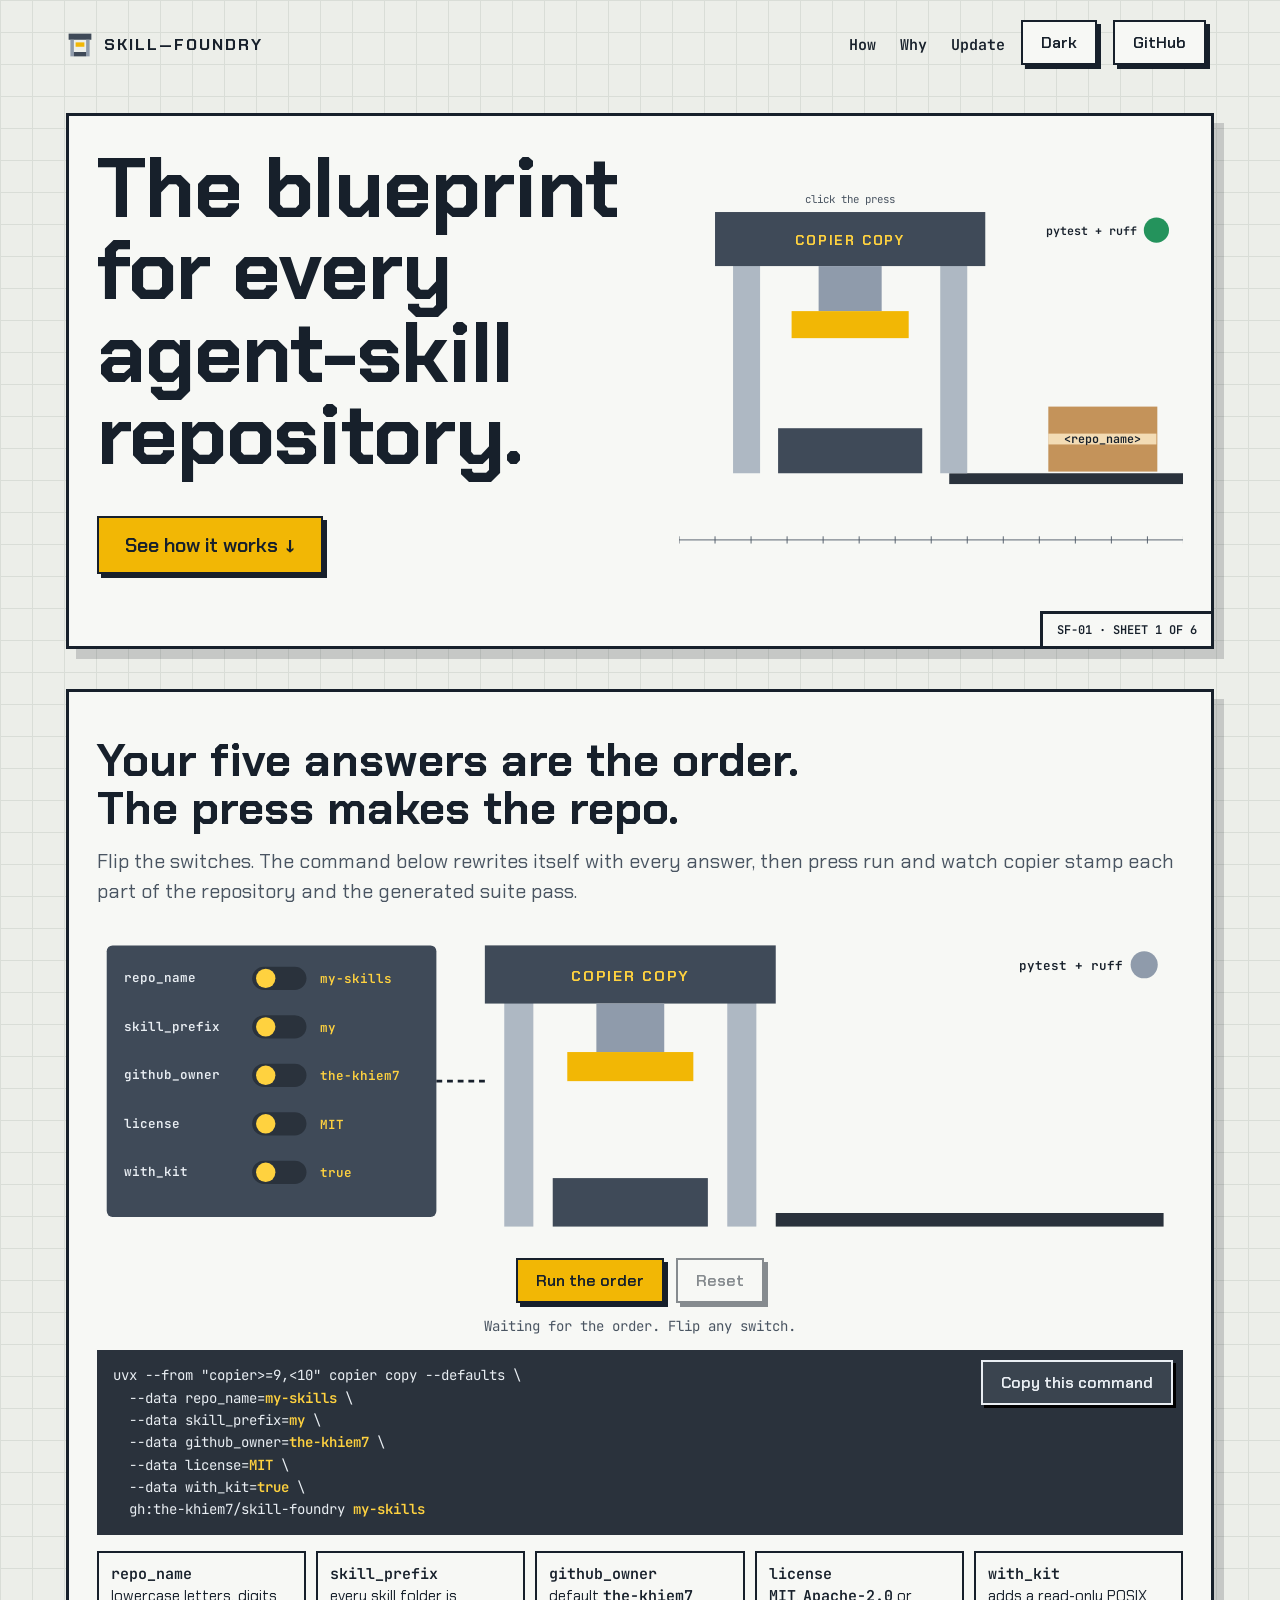
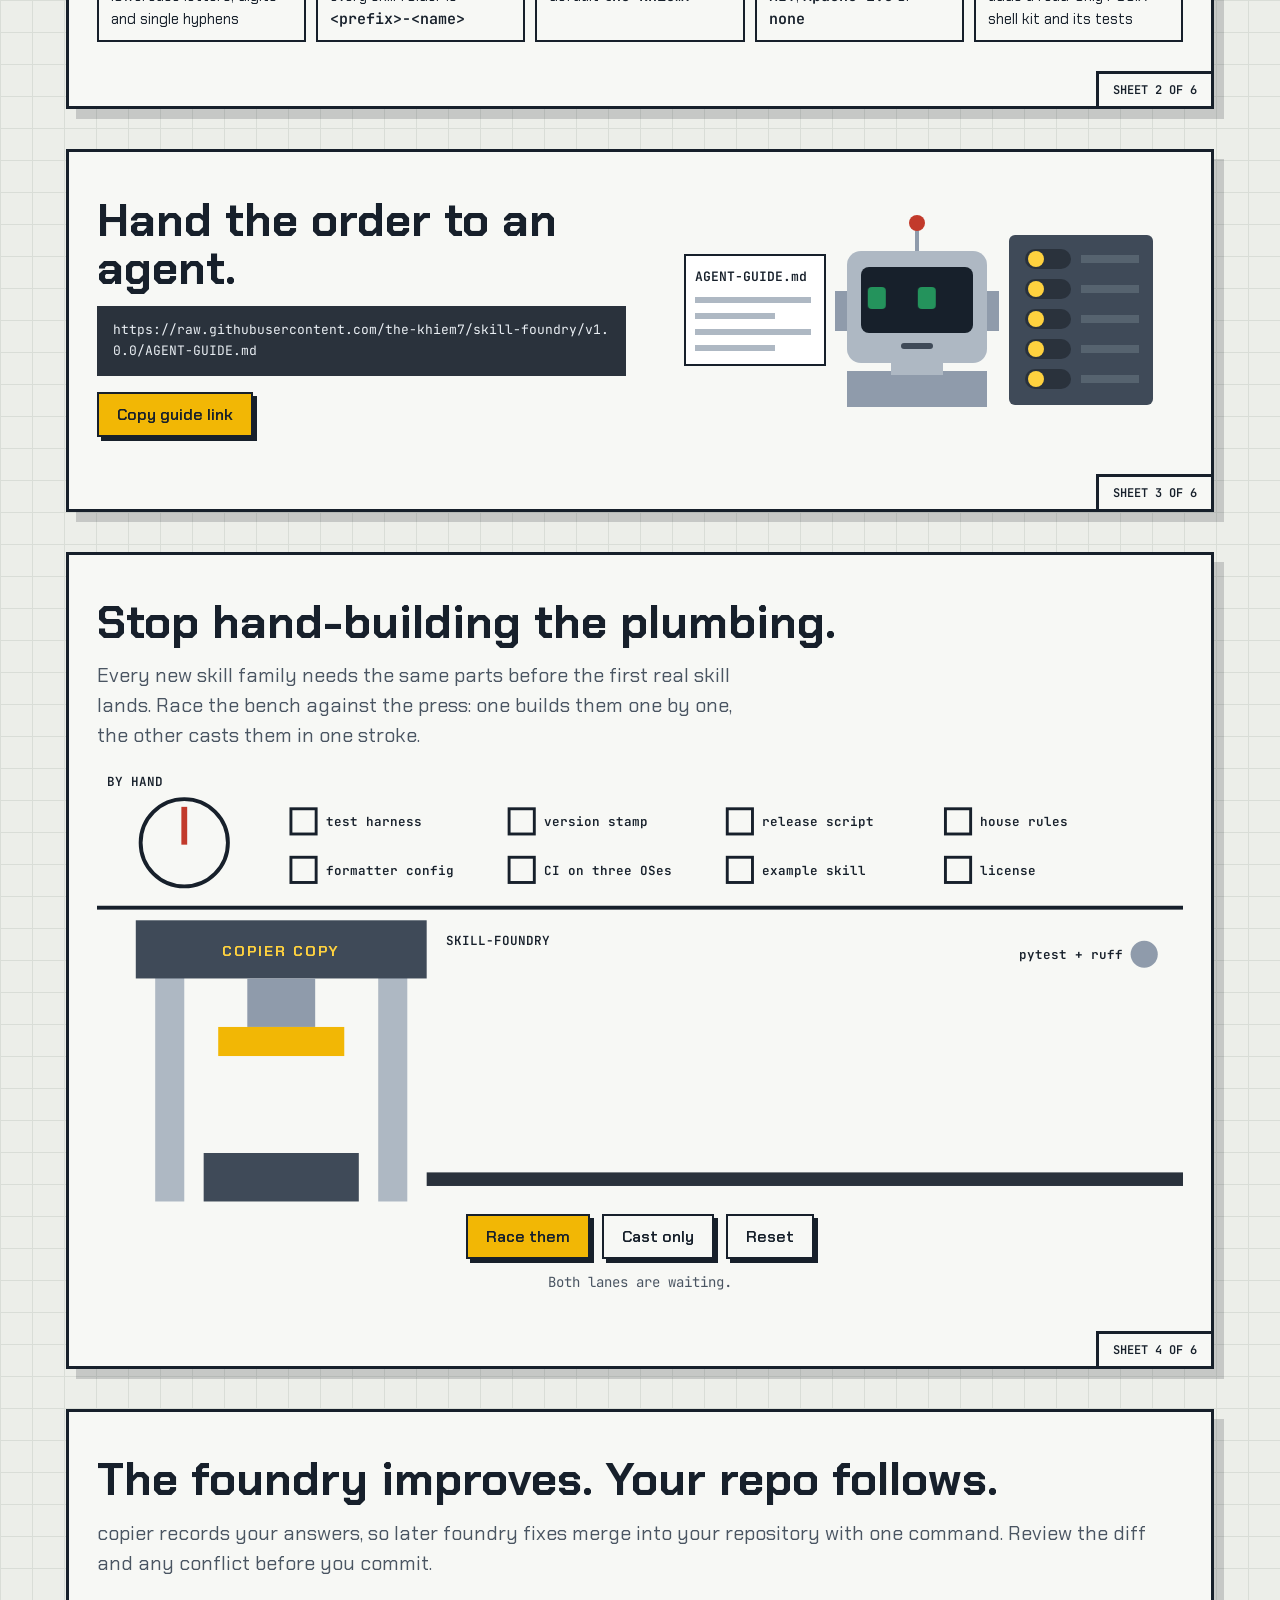
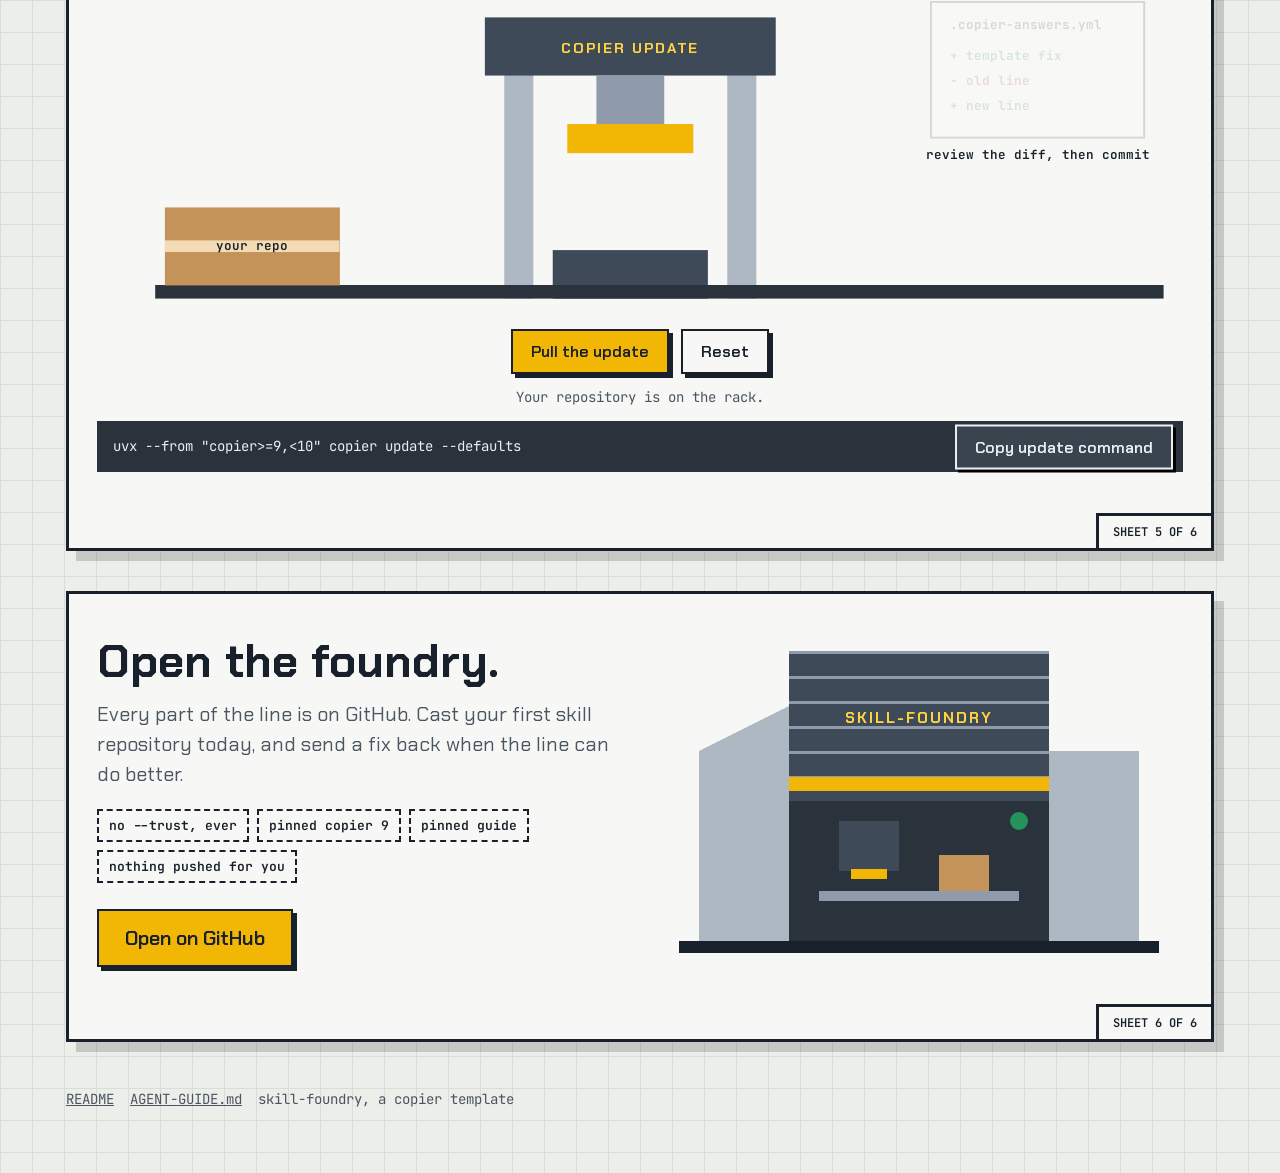
<file: index.html>
<!doctype html>
<html lang="en">
<head>
<meta charset="utf-8">
<meta name="viewport" content="width=device-width,initial-scale=1">
<title>skill-foundry: the blueprint for every agent-skill repository</title>
<meta name="description" content="A copier template for agent-skill repositories. Answer five questions and get tests, release scripts, rules, a formatter and CI already passing.">
<meta property="og:type" content="website">
<meta property="og:title" content="skill-foundry: the blueprint for every agent-skill repository">
<meta property="og:description" content="Answer five questions and get an agent-skill repository with tests, release scripts, rules, a formatter and CI already passing.">
<meta property="og:url" content="https://the-khiem7.github.io/skill-foundry/">
<meta property="og:image" content="https://the-khiem7.github.io/skill-foundry/assets/og.png">
<meta property="og:image:width" content="1200">
<meta property="og:image:height" content="630">
<meta name="twitter:card" content="summary_large_image">
<meta name="twitter:title" content="skill-foundry">
<meta name="twitter:description" content="The blueprint for every agent-skill repository.">
<meta name="twitter:image" content="https://the-khiem7.github.io/skill-foundry/assets/og.png">
<meta name="theme-color" content="#eceee9" media="(prefers-color-scheme: light)">
<meta name="theme-color" content="#11161c" media="(prefers-color-scheme: dark)">
<link rel="icon" href="assets/favicon.svg" type="image/svg+xml">
<script>try{var t=localStorage.getItem("theme");if(t)document.documentElement.dataset.theme=t}catch(e){}document.documentElement.classList.add("js")</script>
<link rel="preconnect" href="https://fonts.googleapis.com">
<link rel="preconnect" href="https://fonts.gstatic.com" crossorigin>
<link rel="preload" as="style" href="https://fonts.googleapis.com/css2?family=Chakra+Petch:wght@500;600;700&family=JetBrains+Mono:wght@400;600&display=swap" onload="this.onload=null;this.rel='stylesheet'">
<noscript><link rel="stylesheet" href="https://fonts.googleapis.com/css2?family=Chakra+Petch:wght@500;600;700&family=JetBrains+Mono:wght@400;600&display=swap"></noscript>
<!--
Signature (same as assets/source/hero.html):
Concept: a factory hall where copier is a production line; answers in, tested repo out. The page is a stack of blueprint sheets.
Shape language: flat steel blocks, press frame, switches, dashed leader lines, sheets with a title block, hard offset shadows.
Typeface: Chakra Petch display, JetBrains Mono for commands and labels, ligatures off.
Palette: steel greys plant, safety yellow input and actions, pass green tests, cardboard product; dark mode is the hall at night.
Presentation: every figure is a machine the visitor drives; every label is a command or file from the repository.
Not: gradients, blue-purple SaaS glow, stock icons, rounded card stacks.
-->
<style>
:root{--paper:#eceee9;--sheet:#f7f8f5;--ink:#17202b;--muted:#4a5562;--grid:#d9ddd7;--steel:#aeb8c3;--steel2:#8f9bab;--press:#3f4a58;--yellow:#f2b705;--green:#1a7448;--lampok:#24935c;--crate:#c4935a;--red:#c23a2b;--belt:#2a323c;--ghost:#ffe9a3;--shadow:rgba(23,32,43,.18)}
@media (prefers-color-scheme:dark){:root:not([data-theme=light]){--paper:#11161c;--sheet:#161d25;--ink:#e9eef3;--muted:#a2adb9;--grid:#1e2630;--steel:#56626f;--steel2:#3a444f;--press:#4d5b6b;--yellow:#ffcf33;--green:#4fd18f;--lampok:#4fd18f;--crate:#a47643;--red:#ff6b5b;--belt:#0a0e12;--ghost:#5a4c1c;--shadow:rgba(0,0,0,.45)}}
:root[data-theme=dark]{--paper:#11161c;--sheet:#161d25;--ink:#e9eef3;--muted:#a2adb9;--grid:#1e2630;--steel:#56626f;--steel2:#3a444f;--press:#4d5b6b;--yellow:#ffcf33;--green:#4fd18f;--lampok:#4fd18f;--crate:#a47643;--red:#ff6b5b;--belt:#0a0e12;--ghost:#5a4c1c;--shadow:rgba(0,0,0,.45)}
*{box-sizing:border-box}
html{scroll-behavior:smooth}@media (prefers-reduced-motion:reduce){html{scroll-behavior:auto}}
body{margin:0;color:var(--ink);font-family:"Chakra Petch",ui-sans-serif,system-ui,sans-serif;font-variant-ligatures:none;background:var(--paper);background-image:linear-gradient(var(--grid) 1px,transparent 1px),linear-gradient(90deg,var(--grid) 1px,transparent 1px);background-size:32px 32px;line-height:1.5}
code,pre,.mono{font-family:"JetBrains Mono",ui-monospace,Consolas,monospace;font-variant-ligatures:none;font-feature-settings:"calt" 0,"liga" 0}
a{color:inherit}
.wrap{max-width:1180px;margin:0 auto;padding:0 16px}
.top{display:flex;justify-content:space-between;align-items:center;gap:12px;padding:16px 0;flex-wrap:wrap}
.logo{font-weight:700;letter-spacing:2px;text-decoration:none;display:flex;align-items:center;gap:10px}
.top nav{display:flex;gap:8px;align-items:center;flex-wrap:wrap}
.top nav a.l{font:600 15px "JetBrains Mono",monospace;text-decoration:none;padding:10px 8px;min-height:44px;display:inline-flex;align-items:center}
.top nav a.l:hover{text-decoration:underline}
.sheet{border:3px solid var(--ink);background:var(--sheet);margin:24px 0 40px;padding:32px 28px 64px;position:relative;box-shadow:10px 10px 0 var(--shadow)}
@media(max-width:600px){.sheet{padding:22px 16px 60px;box-shadow:6px 6px 0 var(--shadow)}}
.kick{font:600 13px "JetBrains Mono",monospace;letter-spacing:3px;color:var(--muted);margin:0}
h1{font-size:clamp(40px,7vw,84px);line-height:.98;margin:.2em 0 .25em;letter-spacing:-1px}
h2{font-size:clamp(28px,4vw,46px);line-height:1.05;margin:.25em 0 .3em}
.lede{font-size:clamp(17px,2vw,20px);color:var(--muted);max-width:640px;margin:0 0 20px}
.tb{position:absolute;right:0;bottom:0;border-left:3px solid var(--ink);border-top:3px solid var(--ink);padding:8px 14px;font:600 12px "JetBrains Mono",monospace;background:var(--sheet)}
.btn{font:600 16px "Chakra Petch",sans-serif;border:2px solid var(--ink);background:var(--sheet);color:var(--ink);padding:10px 18px;min-height:44px;cursor:pointer;transition:transform .12s,box-shadow .12s,background .2s;box-shadow:4px 4px 0 var(--ink);text-decoration:none;display:inline-flex;align-items:center;gap:8px;margin:4px 8px 8px 0}
.btn:hover{transform:translate(-2px,-2px);box-shadow:6px 6px 0 var(--ink)}
.btn:active{transform:translate(3px,3px);box-shadow:1px 1px 0 var(--ink)}
.btn:focus-visible,.sw:focus-visible,.hit:focus-visible,.scr:focus-visible{outline:3px solid var(--yellow);outline-offset:3px}
.btn:disabled{opacity:.5;cursor:default;transform:none;box-shadow:4px 4px 0 var(--ink)}
.btn.go{background:var(--yellow);color:#17202b}
.btn.big{font-size:20px;padding:14px 26px}
.btn.done{background:var(--green);color:var(--sheet)}
.status{font:14px "JetBrains Mono",monospace;color:var(--muted);min-height:1.5em;margin:6px 0}
.scr{overflow-x:auto;margin:8px 0}
svg.fig{width:100%;min-width:760px;height:auto;display:block}
.sw,.hit{cursor:pointer}
.lbl{font:600 13px "JetBrains Mono",monospace;fill:#e9eef3}.val{font:600 13px "JetBrains Mono",monospace;fill:#ffd23f}
.pt{font:600 13px "JetBrains Mono",monospace;fill:#17202b}.tw{font:700 15px "Chakra Petch",sans-serif;fill:#ffd23f;letter-spacing:2px}
.ink{font:600 13px "JetBrains Mono",monospace;fill:var(--ink)}.dim{font:12px "JetBrains Mono",monospace;fill:var(--muted)}
pre.cmd{background:var(--belt);color:#e9eef3;padding:14px 16px;font-size:14px;line-height:1.6;overflow-x:auto;margin:12px 0;white-space:pre}
pre.cmd b{color:#ffd23f;font-weight:600}
.cmdrow{display:flex;align-items:stretch;gap:0;flex-wrap:wrap;margin:8px 0 4px}
.cmdrow pre.cmd{margin:0;flex:1 1 420px;min-width:0}
.hero>div{min-width:0}.hero{display:grid;grid-template-columns:1.05fr .95fr;gap:24px;align-items:center}
@media(max-width:900px){.hero{grid-template-columns:1fr}}
.hero svg{width:100%;height:auto;display:block;max-width:560px;margin:0 auto}
.qs{display:grid;grid-template-columns:repeat(auto-fit,minmax(200px,1fr));gap:10px;margin:16px 0 0;padding:0;list-style:none}
.qs li{border:2px solid var(--ink);padding:10px 12px;font-size:15px}
.qs code{font-weight:600}
.row2>div{min-width:0}.row2{display:grid;grid-template-columns:1fr 1fr;gap:28px;align-items:center}
@media(max-width:900px){.row2{grid-template-columns:1fr}}
.chips{display:flex;flex-wrap:wrap;gap:8px;margin:14px 0 22px;padding:0;list-style:none}
.chips li{font:600 13px "JetBrains Mono",monospace;border:2px dashed var(--ink);padding:6px 10px}
footer{padding:8px 0 48px;font:14px "JetBrains Mono",monospace;color:var(--muted)}
footer a{margin-right:16px}
.js .rv{opacity:0;transform:translateY(24px);transition:opacity .6s,transform .6s}
.js .rv.in{opacity:1;transform:none}
@media (prefers-reduced-motion:reduce){.js .rv{opacity:1;transform:none;transition:none}}
.ctl{text-align:center;margin:8px 0}.ctl .btn{margin:4px 6px 8px}
.term{position:relative;margin:12px 0}.term pre.cmd{margin:0;padding-right:200px}
.term .cp{position:absolute;top:10px;right:10px;margin:0;box-shadow:3px 3px 0 #000;border-color:#e9eef3;background:#3a444f;color:#e9eef3}
.term.mid .cp{top:50%;transform:translateY(-50%)}.term.mid .cp:hover{transform:translate(-2px,calc(-50% - 2px))}.term.mid .cp:active{transform:translate(2px,calc(-50% + 2px))}
.term .cp.done{background:var(--green);color:#0d1a12}
.term.link{max-width:560px}.term.link pre.cmd{padding-right:16px;font-size:13px;white-space:pre-wrap;word-break:break-all}
@media(max-width:700px){.term pre.cmd{padding-right:16px;padding-bottom:64px}.term .cp,.term.mid .cp{top:auto;bottom:10px;transform:none}}
.down{margin-top:18px}.down span{display:inline-block}
@media (prefers-reduced-motion:no-preference){.down span{animation:bob 1.6s ease-in-out infinite}}
@keyframes bob{50%{transform:translateY(5px)}}
.hero h1{margin-top:0}.lede.wide{max-width:none}
@media(max-width:700px){svg.fig{min-width:0}.hint{display:none}}
@media(max-width:600px){.top nav a.l{display:none}.top,.top nav{flex-wrap:nowrap}.top .btn{margin:0 0 4px;padding:8px 12px}.logo{gap:6px;font-size:15px}.ctl .btn{padding:10px 14px;margin:4px 3px 8px}}
.sr{position:absolute;width:1px;height:1px;overflow:hidden;clip:rect(0 0 0 0);white-space:nowrap}
</style>
</head>
<body>
<div class="wrap">
<header class="top">
 <a class="logo" href="#top" id="top"><svg width="28" height="28" viewBox="0 0 32 32" aria-hidden="true"><rect x="3" y="3" width="26" height="7" fill="var(--press)"/><rect x="5" y="10" width="4" height="19" fill="var(--steel2)"/><rect x="23" y="10" width="4" height="19" fill="var(--steel2)"/><rect x="11" y="13" width="10" height="5" fill="var(--yellow)"/><rect x="9" y="24" width="14" height="5" fill="var(--press)"/></svg>SKILL&#8209;FOUNDRY</a>
 <nav aria-label="Sections">
  <a class="l" href="#order">How</a><a class="l" href="#why">Why</a><a class="l" href="#sync">Update</a>
  <button class="btn" id="theme" aria-pressed="false" aria-label="Dark theme">Dark</button>
  <a class="btn" href="https://github.com/the-khiem7/skill-foundry">GitHub</a>
 </nav>
</header>
<main>
<section class="sheet" aria-labelledby="h1">
 <div class="hero">
  <div>
   <h1 id="h1">The blueprint for every agent-skill repository.</h1>
   <a class="btn go big down" href="#order">See how it works <span aria-hidden="true">&#8595;</span></a>
  </div>
  <div>
   <svg viewBox="0 0 560 420" id="hf" role="group" aria-label="A stamping press labelled copier copy stamps out a crate labelled repo_name, then a green pytest and ruff lamp lights. Press the stamp again button to replay."></svg>
  </div>
 </div>
 <div class="tb">SF-01 &middot; SHEET 1 OF 6</div>
</section>

<section class="sheet rv" id="order" aria-labelledby="h2o">
 <h2 id="h2o">Your five answers are the order.<br>The press makes the repo.</h2>
 <p class="lede wide">Flip the switches. The command below rewrites itself with every answer, then press run and watch copier stamp each part of the repository and the generated suite pass.</p>
 <div class="scr" tabindex="0" aria-label="Work order figure, scrolls sideways">
  <svg class="fig" viewBox="0 0 1120 330" id="f1" role="group" aria-label="A control pad with the five copier questions as switches. Run makes a press labelled copier copy stamp each part of the repository onto a belt, then a green pytest and ruff lamp lights."></svg></div>
 <div class="ctl"><button class="btn go" id="r1">Run the order</button><button class="btn" id="x1" disabled>Reset</button>
 <p class="status" id="t1" aria-live="polite">Waiting for the order. Flip any switch.</p></div>
 <div class="term"><pre class="cmd" tabindex="0" id="c1"></pre><button class="btn cp" data-copy="c1">Copy this command</button></div>
 <ul class="qs">
  <li><code>repo_name</code><br>lowercase letters, digits and single hyphens</li>
  <li><code>skill_prefix</code><br>every skill folder is <code>&lt;prefix&gt;-&lt;name&gt;</code></li>
  <li><code>github_owner</code><br>default <code>the-khiem7</code></li>
  <li><code>license</code><br><code>MIT</code>, <code>Apache-2.0</code> or <code>none</code></li>
  <li><code>with_kit</code><br>adds a read-only POSIX shell kit and its tests</li>
 </ul>
 <div class="tb">SHEET 2 OF 6</div>
</section>

<section class="sheet rv" id="agent" aria-labelledby="h2a">
 <div class="row2">
  <div>
   <h2 id="h2a">Hand the order to an agent.</h2>
   <div class="term link"><pre class="cmd" tabindex="0" id="c3">https://raw.githubusercontent.com/the-khiem7/skill-foundry/v1.0.0/AGENT-GUIDE.md</pre></div>
   <button class="btn go" data-copy="c3">Copy guide link</button>
  </div>
  <div>
   <svg viewBox="0 0 480 240" id="f5" role="img" aria-label="A robot head reads a guide card labelled AGENT-GUIDE.md, then looks at a control pad while its five switches flip one by one." style="width:100%;height:auto;max-width:480px;display:block;margin:0 auto"></svg>
  </div>
 </div>
 <div class="tb">SHEET 3 OF 6</div>
</section>
<section class="sheet rv" id="why" aria-labelledby="h2w">
 <h2 id="h2w">Stop hand-building the plumbing.</h2>
 <p class="lede">Every new skill family needs the same parts before the first real skill lands. Race the bench against the press: one builds them one by one, the other casts them in one stroke.</p>
 <div class="scr" tabindex="0" role="img" aria-label="Two lanes. On the bench lane a checklist is ticked one item at a time while a clock turns: test harness, version stamp, release script, house rules, formatter config, CI on Ubuntu macOS and Windows, example skill, license. On the press lane a press labelled copier copy stamps once, every part comes out together and a green pytest and ruff lamp lights.">
  <svg class="fig" viewBox="0 0 1120 445" id="f2" aria-hidden="true"></svg></div>
 <div class="ctl"><button class="btn go" id="r2">Race them</button><button class="btn" id="c2b">Cast only</button><button class="btn" id="x2">Reset</button>
 <p class="status" id="t2" aria-live="polite">Both lanes are waiting.</p></div>
 <div class="tb">SHEET 4 OF 6</div>
</section>


<section class="sheet rv" id="sync" aria-labelledby="h2s">
 <h2 id="h2s">The foundry improves. Your repo follows.</h2>
 <p class="lede wide">copier records your answers, so later foundry fixes merge into your repository with one command. Review the diff and any conflict before you commit.</p>
 <div class="scr" tabindex="0" role="img" aria-label="Your repository crate rolls under a press labelled copier update. A part labelled newer template drops in, the press stamps, and the crate rolls out next to a diff sheet labelled review the diff, then commit.">
  <svg class="fig" viewBox="0 0 1120 330" id="f3" aria-hidden="true"></svg></div>
 <div class="ctl"><button class="btn go" id="r3">Pull the update</button><button class="btn" id="x3">Reset</button>
 <p class="status" id="t3" aria-live="polite">Your repository is on the rack.</p></div>
 <div class="term mid"><pre class="cmd" tabindex="0" id="c4">uvx --from "copier&gt;=9,&lt;10" copier update --defaults</pre><button class="btn cp" data-copy="c4">Copy update command</button></div>
 <div class="tb">SHEET 5 OF 6</div>
</section>

<section class="sheet rv" id="open" aria-labelledby="h2g">
 <div class="row2">
  <div>
   <h2 id="h2g">Open the foundry.</h2>
   <p class="lede">Every part of the line is on GitHub. Cast your first skill repository today, and send a fix back when the line can do better.</p>
   <ul class="chips"><li>no --trust, ever</li><li>pinned copier 9</li><li>pinned guide</li><li>nothing pushed for you</li></ul>
   <a class="btn go big" id="gh" href="https://github.com/the-khiem7/skill-foundry">Open on GitHub</a>
  </div>
  <div role="img" aria-label="A factory hall door marked skill-foundry. It rolls open when you point at the GitHub button, showing the line inside.">
   <svg viewBox="0 0 480 320" id="f4" aria-hidden="true" style="width:100%;height:auto;max-width:480px;display:block;margin:0 auto"></svg>
  </div>
 </div>
 <div class="tb">SHEET 6 OF 6</div>
</section>
</main>
<footer><a href="https://github.com/the-khiem7/skill-foundry#readme">README</a><a href="https://raw.githubusercontent.com/the-khiem7/skill-foundry/v1.0.0/AGENT-GUIDE.md">AGENT-GUIDE.md</a><span>skill-foundry, a copier template</span></footer>
<p class="sr" id="live" aria-live="polite"></p>
</div>
<script>
var NS="http://www.w3.org/2000/svg",NQ=matchMedia("(max-width: 700px)"),N=NQ.matches,reduce=matchMedia("(prefers-reduced-motion: reduce)").matches,K=reduce?.35:1;
function el(t,a,p){var e=document.createElementNS(NS,t);for(var k in a)e.setAttribute(k,a[k]);if(p)p.appendChild(e);return e}
// each figure keeps its own animations and timers so one reset never stops another figure
function Run(){this.A=[];this.T=[]}
Run.prototype.an=function(e,k,o){o.duration=(o.duration||400)*K;if(o.delay)o.delay*=K;var a=e.animate(k,o);this.A.push(a);return a};
Run.prototype.later=function(f,ms){this.T.push(setTimeout(f,ms*K))};
Run.prototype.stop=function(){this.A.forEach(function(a){a.cancel()});this.T.forEach(clearTimeout);this.A=[];this.T=[]};
var Q=[["repo_name",["my-skills","agent-kit"]],["skill_prefix",["my","ak"]],["github_owner",["the-khiem7","your-name"]],["license",["MIT","Apache-2.0","none"]],["with_kit",["true","false"]]];
function pad(p,x,y,run,on){var g=el("g",{},p),s=Q.map(function(){return 0});
 el("rect",{x:x,y:y,width:340,height:280,rx:6,fill:"var(--press)"},g);
 Q.forEach(function(q,i){var yy=y+18+i*50,w=el("g",{class:"sw",tabindex:"0",role:"button"},g);
  el("text",{x:x+18,y:yy+20,class:"lbl"},w).textContent=q[0];
  el("rect",{x:x+150,y:yy+4,width:56,height:24,rx:12,fill:"#2a323c"},w);
  var k=el("circle",{cx:x+164,cy:yy+16,r:10,fill:"#ffd23f"},w),v=el("text",{x:x+220,y:yy+21,class:"val"},w);v.textContent=q[1][0];
  function f(){s[i]=(s[i]+1)%q[1].length;v.textContent=q[1][s[i]];run.an(k,[{transform:"none"},{transform:"translateX(28px)"},{transform:"none"}],{duration:300});on(val())}
  w.addEventListener("click",f);w.addEventListener("keydown",function(e){if(e.key=="Enter"||e.key==" "){e.preventDefault();f()}})});
 function val(){var o={};Q.forEach(function(q,i){o[q[0]]=q[1][s[i]]});return o}
 return {val:val}}
function press(p,x,y,label,run){var g=el("g",{},p);
 el("rect",{x:x+20,y:y+20,width:30,height:270,fill:"var(--steel)"},g);el("rect",{x:x+250,y:y+20,width:30,height:270,fill:"var(--steel)"},g);
 el("rect",{x:x,y:y,width:300,height:60,fill:"var(--press)"},g);el("text",{x:x+150,y:y+37,"text-anchor":"middle",class:"tw"},g).textContent=label;
 var ram=el("g",{},g);el("rect",{x:x+115,y:y+60,width:70,height:50,fill:"var(--steel2)"},ram);el("rect",{x:x+85,y:y+110,width:130,height:30,fill:"var(--yellow)"},ram);
 el("rect",{x:x+70,y:y+240,width:160,height:50,fill:"var(--press)"},g);
 return {g:g,stamp:function(){return run.an(ram,[{transform:"none"},{transform:"translateY(95px)",offset:.4},{transform:"none"}],{duration:600,easing:"ease-in"})}}}
function part(p,label,ghost){var g=el("g",{},p);
 el("rect",{x:-78,y:-14,width:156,height:28,fill:ghost?"var(--ghost)":"#fff",stroke:"#17202b","stroke-width":2,"stroke-dasharray":ghost?"6 4":"none"},g);
 var t=el("text",{"text-anchor":"middle",y:5,class:"pt"},g);t.textContent=label;if(ghost)t.style.fill="var(--ink)";return g}
function parts(v){var f=["tests/","scripts/",".github/workflows/","AGENTS.md",v.skill_prefix+"-example/"];if(v.with_kit=="true")f.push("contract/kit.sh");f.push(v.license=="none"?"README.md":"LICENSE "+v.license,".copier-answers.yml");return f}
function lampAt(p,x,y){var c=el("circle",{cx:x,cy:y,r:14,fill:"var(--steel2)"},p);el("text",{x:x-22,y:y+5,"text-anchor":"end",class:"ink"},p).textContent="pytest + ruff";return c}

// hero: one stamp on load, again on every click of the press
(function(){var svg=document.getElementById("hf"),run=new Run();
 for(var i=0;i<=560;i+=40)el("line",{x1:i,y1:400,x2:i,y2:408,stroke:"var(--muted)","stroke-width":1},svg);
 el("line",{x1:0,y1:404,x2:560,y2:404,stroke:"var(--muted)","stroke-width":1},svg);
 el("rect",{x:300,y:330,width:260,height:12,fill:"var(--belt)"},svg);
 var pr=press(svg,40,40,"COPIER COPY",run),blank=el("rect",{x:150,y:255,width:80,height:20,fill:"var(--steel)"},svg);
 var crate=el("g",{},svg);el("rect",{x:-60,y:-36,width:120,height:72,fill:"var(--crate)"},crate);el("rect",{x:-60,y:-6,width:120,height:12,fill:"#f3dcb5"},crate);
 el("text",{"text-anchor":"middle",y:4,class:"pt"},crate).textContent="<repo_name>";
 var lamp=lampAt(svg,530,60);el("text",{x:190,y:30,"text-anchor":"middle",class:"dim hint"},svg).textContent="click the press";
 var hit=el("rect",{x:40,y:40,width:300,height:290,fill:"transparent",class:"hit",tabindex:"0",role:"button","aria-label":"Stamp again"},svg);
 function end(){run.an(crate,[{transform:"translate(470px,292px)",opacity:1}],{duration:1,fill:"forwards"});blank.setAttribute("opacity",0);lamp.setAttribute("fill","var(--lampok)")}
 function go(){run.stop();blank.setAttribute("opacity",1);lamp.setAttribute("fill","var(--steel2)");run.an(crate,[{opacity:0}],{duration:1,fill:"forwards"});
  run.later(function(){pr.stamp();run.later(function(){blank.setAttribute("opacity",0)},250);
   run.an(crate,[{transform:"translate(190px,292px) scale(.3)",opacity:0},{transform:"translate(190px,292px) scale(1)",opacity:1,offset:.3},{transform:"translate(470px,292px)"}],{duration:1300,delay:250,fill:"forwards",easing:"ease-out"});
   run.later(function(){lamp.setAttribute("fill","var(--lampok)");run.an(lamp,[{r:14},{r:22},{r:14}],{duration:500})},1600)},150)}
 hit.addEventListener("click",go);hit.addEventListener("keydown",function(e){if(e.key=="Enter"||e.key==" "){e.preventDefault();go()}});
 function fit(){svg.setAttribute("viewBox",NQ.matches?"34 36 530 375":"0 0 560 420")}fit();NQ.addEventListener("change",fit);
 if(reduce)end();else go();})();

// work order: switches rewrite the command, run stamps the parts
// wide figures get a vertical layout on a phone and are rebuilt when the width class changes
function fig(id,build){var svg=document.getElementById(id),run=new Run();function b(){run.stop();svg.innerHTML="";N=NQ.matches;build(svg,run)}b();NQ.addEventListener("change",b)}
fig("f1",function(svg,run){var st=document.getElementById("t1"),r=document.getElementById("r1"),x=document.getElementById("x1"),c=document.getElementById("c1");
 function esc(s){return s.replace(/</g,"&lt;")}
 function cmd(v){c.innerHTML='uvx --from "copier&gt;=9,&lt;10" copier copy --defaults \\\n'+Q.map(function(q){return "  --data "+q[0]+"=<b>"+esc(v[q[0]])+"</b> \\"}).join("\n")+"\n  gh:the-khiem7/skill-foundry <b>"+esc(v.repo_name)+"</b>"}
 svg.setAttribute("viewBox",N?"0 0 400 830":"0 0 1120 330");
 var p=pad(svg,N?30:10,N?10:20,run,cmd),px=N?50:400,py=N?310:20,pr=press(svg,px,py,"COPIER COPY",run),out=el("g",{},svg);
 el("path",{d:N?"M200 290 V310":"M350 160 H400",stroke:"var(--ink)","stroke-width":3,"stroke-dasharray":"6 5"},svg);
 el("rect",N?{x:20,y:770,width:360,height:10,fill:"var(--belt)"}:{x:700,y:296,width:400,height:14,fill:"var(--belt)"},svg);var lamp=N?lampAt(svg,370,805):lampAt(svg,1080,40);cmd(p.val());
 r.onclick=function(){r.disabled=true;var v=p.val(),f=parts(v);st.textContent="Running copier copy for "+v.repo_name;
  f.forEach(function(n,i){run.later(function(){pr.stamp();var g=part(out,n,n=="contract/kit.sh");
   var cx=px+150,cy=py+230;run.an(g,N?[{transform:"translate("+cx+"px,"+cy+"px) scale(.2)",opacity:0},{transform:"translate("+cx+"px,"+(cy+12)+"px) scale(1)",opacity:1,offset:.3},{transform:"translate("+(i%2?295:105)+"px,"+(640+Math.floor(i/2)*36)+"px)"}]:[{transform:"translate(550px,250px) scale(.2)",opacity:0},{transform:"translate(550px,262px) scale(1)",opacity:1,offset:.3},{transform:"translate(760px,282px)",offset:.6},{transform:"translate(920px,"+(270-i*30)+"px)"}],{duration:1100,delay:240,fill:"both",easing:"ease-out"});
   st.textContent="Stamped "+n},i*750)});
  run.later(function(){lamp.setAttribute("fill","var(--lampok)");run.an(lamp,[{r:14},{r:22},{r:14}],{duration:500});st.textContent="Done: every part stamped, and the generated suite passes.";x.disabled=false;x.focus()},f.length*750+1300)};
 x.onclick=function(){run.stop();out.innerHTML="";lamp.setAttribute("fill","var(--steel2)");var fo=document.activeElement==x;r.disabled=false;x.disabled=true;st.textContent="Waiting for the order. Flip any switch.";if(fo)r.focus()};x.onclick();});

// why: the bench against the press
fig("f2",function(svg,run){var st=document.getElementById("t2"),ox=N?60:90,oy=N?70:75;svg.setAttribute("viewBox",N?"0 0 400 870":"0 0 1120 445");
 var L=["test harness","version stamp","release script","house rules","formatter config","CI on three OSes","example skill","license"];
 el("text",N?{x:120,y:76,class:"ink"}:{x:10,y:16,class:"ink"},svg).textContent="BY HAND";el("text",N?{x:20,y:330,class:"ink"}:{x:360,y:180,class:"ink"},svg).textContent="SKILL-FOUNDRY";
 el("rect",{x:0,y:N?300:140,width:1120,height:4,fill:"var(--ink)"},svg);
 el("circle",{cx:ox,cy:oy,r:N?40:45,fill:"none",stroke:"var(--ink)","stroke-width":4},svg);var hand=el("rect",{x:ox-3,y:oy-(N?34:37),width:6,height:N?36:39,fill:"var(--red)"},svg);
 var ticks=L.map(function(t,i){var x=N?20+(i%2)*190:200+(i%4)*225,y=N?130+Math.floor(i/2)*42:40+Math.floor(i/4)*50,g=el("g",{},svg);
  el("rect",{x:x,y:y,width:26,height:26,fill:"none",stroke:"var(--ink)","stroke-width":3},g);
  var c=el("path",{d:"M"+(x+5)+" "+(y+13)+" l7 7 l12 -16",stroke:"var(--lampok)","stroke-width":4,fill:"none",opacity:0},g);
  el("text",{x:x+36,y:y+18,class:"ink"},g).textContent=t;return c});
 var pr=press(svg,N?50:40,N?340:155,"COPIER COPY",run),out=el("g",{},svg);el("rect",N?{x:20,y:810,width:360,height:10,fill:"var(--belt)"}:{x:340,y:415,width:780,height:14,fill:"var(--belt)"},svg);var lamp=N?lampAt(svg,370,845):lampAt(svg,1080,190);
 var o=ox+"px "+oy+"px";function bench(){run.an(hand,[{transform:"rotate(0deg)",transformOrigin:o},{transform:"rotate(1440deg)",transformOrigin:o}],{duration:L.length*900,fill:"forwards"});
  ticks.forEach(function(c,i){run.later(function(){c.setAttribute("opacity",1);st.textContent="By hand: "+L[i]},(i+1)*900)});
  run.later(function(){st.textContent="The bench is done. The press finished long ago."},(L.length+1)*900)}
 function cast(){pr.stamp();var f=parts({skill_prefix:"prefix",with_kit:"true",license:"MIT"});
  f.forEach(function(n,i){var g=part(out,n,n=="contract/kit.sh");var sx=N?200:190,sy=N?570:355,end=N?"translate("+(i%2?295:105)+"px,"+(680+Math.floor(i/2)*36)+"px)":"translate("+(440+(i%4)*170)+"px,"+(285+Math.floor(i/4)*60)+"px)";run.an(g,[{transform:"translate("+sx+"px,"+sy+"px) scale(.2)",opacity:0},{transform:"translate("+sx+"px,"+(sy+10)+"px) scale(1)",opacity:1,offset:.25},{transform:end}],{duration:900,delay:240+i*40,fill:"both",easing:"cubic-bezier(.2,1.4,.4,1)"})});
  run.later(function(){lamp.setAttribute("fill","var(--lampok)");run.an(lamp,[{r:14},{r:22},{r:14}],{duration:500});st.textContent="Cast: every part in one stroke, suite green."},1500)}
 function reset(){run.stop();out.innerHTML="";ticks.forEach(function(c){c.setAttribute("opacity",0)});lamp.setAttribute("fill","var(--steel2)");st.textContent="Both lanes are waiting."}
 document.getElementById("r2").onclick=function(){reset();bench();cast()};
 document.getElementById("c2b").onclick=function(){reset();cast()};
 document.getElementById("x2").onclick=reset;reset()});

// stay in sync: the crate goes back under copier update
fig("f3",function(svg,run){var st=document.getElementById("t3"),pr=press(svg,N?50:400,20,"COPIER UPDATE",run),C=N?200:550;svg.setAttribute("viewBox",N?"0 0 400 610":"0 0 1120 330");
 el("rect",N?{x:0,y:296,width:400,height:14,fill:"var(--belt)"}:{x:60,y:296,width:1040,height:14,fill:"var(--belt)"},svg);
 if(N)el("path",{d:"M200 310 V520",stroke:"var(--ink)","stroke-width":3,"stroke-dasharray":"6 5"},svg);
 var crate=el("g",{},svg);el("rect",{x:-90,y:-40,width:180,height:80,fill:"var(--crate)"},crate);el("rect",{x:-90,y:-6,width:180,height:12,fill:"#f3dcb5"},crate);
 el("text",{"text-anchor":"middle",y:4,class:"pt"},crate).textContent="your repo";
 var neu=part(svg,"newer template",true),diff=el("g",{},svg);
 var dx=N?90:860,dy=N?340:4,home=N?"translate(200px,560px)":"translate(160px,256px)",under="translate("+C+"px,256px)",done=N?home:"translate(970px,256px)";
 el("rect",{x:dx,y:dy,width:220,height:140,fill:"#fff",stroke:"#17202b","stroke-width":2},diff);
 el("text",{x:dx+20,y:dy+28,class:"pt"},diff).textContent=".copier-answers.yml";
 [["+ template fix","#1a7448"],["- old line","#a02a1e"],["+ new line","#1a7448"]].forEach(function(s,i){var t=el("text",{x:dx+20,y:dy+60+i*26,class:"pt"},diff);t.textContent=s[0];t.style.fill=s[1]});
 el("text",{x:dx+110,y:dy+162,"text-anchor":"middle",class:"ink"},svg).textContent="review the diff, then commit";
 function place(){run.an(crate,[{transform:home}],{duration:1,fill:"forwards"});run.an(neu,[{transform:"translate("+C+"px,90px)",opacity:0}],{duration:1,fill:"forwards"});run.an(diff,[{opacity:.15}],{duration:1,fill:"forwards"})}
 place();
 document.getElementById("r3").onclick=function(){run.stop();place();st.textContent="Your repository rolls under the press";
  run.an(crate,[{transform:home},{transform:under}],{duration:800,fill:"forwards",easing:"ease-in-out"});
  run.later(function(){run.an(neu,[{transform:"translate("+C+"px,90px)",opacity:1},{transform:"translate("+C+"px,200px)",opacity:1,offset:.7},{transform:"translate("+C+"px,210px) scale(0)",opacity:0}],{duration:700,fill:"forwards"});pr.stamp();st.textContent="copier update merges the newer template"},900);
  run.later(function(){run.an(crate,[{transform:under},{transform:done}],{duration:700,fill:"forwards"});run.an(diff,[{opacity:.15,transform:"translateY(20px)"},{opacity:1,transform:"none"}],{duration:400,fill:"forwards"});st.textContent="Review the diff and any conflict, then commit"},1800)};
 document.getElementById("x3").onclick=function(){run.stop();place();st.textContent="Your repository is on the rack."};document.getElementById("x3").onclick()});

// open the foundry: the hall door rolls up when the visitor points at the button
(function(){var svg=document.getElementById("f4"),run=new Run();
 el("path",{d:"M20 300 V110 L120 60 L120 110 L220 60 L220 110 L320 60 L320 110 L460 110 V300 Z",fill:"var(--steel)"},svg);
 el("rect",{x:0,y:300,width:480,height:12,fill:"var(--ink)"},svg);
 var inside=el("g",{},svg);el("rect",{x:110,y:150,width:260,height:150,fill:"var(--belt)"},inside);
 el("rect",{x:140,y:250,width:200,height:10,fill:"var(--steel2)"},inside);
 el("rect",{x:160,y:180,width:60,height:50,fill:"var(--press)"},inside);el("rect",{x:172,y:228,width:36,height:10,fill:"var(--yellow)"},inside);
 el("rect",{x:260,y:214,width:50,height:36,fill:"var(--crate)"},inside);el("circle",{cx:340,cy:180,r:9,fill:"var(--lampok)"},inside);
 var door=el("g",{},svg);el("rect",{x:110,y:150,width:260,height:150,fill:"var(--press)"},door);
 for(var i=0;i<6;i++)el("rect",{x:110,y:150+i*25,width:260,height:3,fill:"var(--steel2)"},door);
 el("rect",{x:110,y:136,width:260,height:14,fill:"var(--yellow)"},svg);
 el("text",{x:240,y:222,"text-anchor":"middle",class:"tw"},door).textContent="SKILL-FOUNDRY";
 var clip=el("clipPath",{id:"dc"},svg);el("rect",{x:110,y:150,width:260,height:150},clip);door.setAttribute("clip-path","url(#dc)");
 var open=false,gh=document.getElementById("gh");
 function set(o){if(o==open)return;open=o;run.stop();run.an(door,[{transform:o?"translateY(0)":"translateY(-140px)"},{transform:o?"translateY(-140px)":"translateY(0)"}],{duration:700,fill:"forwards",easing:"ease-in-out"})}
 ["mouseenter","focus"].forEach(function(e){gh.addEventListener(e,function(){set(true)})});
 ["mouseleave","blur"].forEach(function(e){gh.addEventListener(e,function(){set(false)})});
 if("IntersectionObserver" in window&&!reduce){new IntersectionObserver(function(es,o){es.forEach(function(x){if(x.isIntersecting){set(true);setTimeout(function(){set(false)},1600);o.disconnect()}})},{threshold:.6}).observe(svg)}})();


// agent: a robot head reads the guide card, then looks at the pad while each switch flips
(function(){var svg=document.getElementById("f5"),run=new Run();
 var card=el("g",{},svg);el("rect",{x:6,y:60,width:140,height:110,fill:"#fff",stroke:"#17202b","stroke-width":2},card);
 el("text",{x:16,y:86,class:"pt"},card).textContent="AGENT-GUIDE.md";
 for(var i=0;i<4;i++)el("rect",{x:16,y:102+i*16,width:i%2?80:116,height:6,fill:"#aeb8c3"},card);
 el("rect",{x:330,y:40,width:144,height:170,rx:6,fill:"var(--press)"},svg);
 var sw=[];for(var j=0;j<5;j++){el("rect",{x:346,y:54+j*30,width:46,height:20,rx:10,fill:"#2a323c"},svg);sw.push(el("circle",{cx:357,cy:64+j*30,r:8,fill:"#ffd23f"},svg));el("rect",{x:402,y:60+j*30,width:58,height:8,fill:"#56636f"},svg)}
 el("rect",{x:236,y:30,width:4,height:26,fill:"var(--steel2)"},svg);var ant=el("circle",{cx:238,cy:28,r:8,fill:"var(--red)"},svg);
 el("rect",{x:168,y:176,width:140,height:36,fill:"var(--steel2)"},svg);el("rect",{x:212,y:166,width:52,height:14,fill:"var(--steel)"},svg);
 el("rect",{x:156,y:96,width:14,height:40,fill:"var(--steel2)"},svg);el("rect",{x:306,y:96,width:14,height:40,fill:"var(--steel2)"},svg);
 el("rect",{x:168,y:56,width:140,height:112,rx:14,fill:"var(--steel)"},svg);
 el("rect",{x:182,y:72,width:112,height:66,rx:8,fill:"#17202b"},svg);
 var eyes=el("g",{},svg);el("rect",{x:204,y:92,width:18,height:22,rx:4,fill:"var(--lampok)"},eyes);el("rect",{x:254,y:92,width:18,height:22,rx:4,fill:"var(--lampok)"},eyes);
 eyes.style.transformBox="fill-box";eyes.style.transformOrigin="center";var mouth=el("rect",{x:222,y:148,width:32,height:6,rx:3,fill:"var(--press)"},svg);
 function look(dx,ms,d){run.an(eyes,[{transform:"translateX("+dx+"px)"}],{duration:ms,delay:d,fill:"forwards",easing:"ease-in-out"})}
 function go(){run.stop();sw.forEach(function(s){run.an(s,[{transform:"none"}],{duration:1,fill:"forwards"})});
  look(-16,300,0);run.an(eyes,[{transform:"translateX(-16px) scaleY(1)"},{transform:"translateX(-16px) scaleY(.2)",offset:.5},{transform:"translateX(-16px) scaleY(1)"}],{duration:300,delay:700});
  run.later(function(){look(16,300,0)},1200);
  sw.forEach(function(s,k){run.later(function(){run.an(s,[{transform:"none"},{transform:"translateX(24px)"}],{duration:200,fill:"forwards"});run.an(ant,[{opacity:1},{opacity:.2},{opacity:1}],{duration:300})},1600+k*380)});
  run.later(function(){look(0,300,0);run.an(mouth,[{transform:"scaleX(1)",transformOrigin:"238px 151px"},{transform:"scaleX(1.6)",transformOrigin:"238px 151px"}],{duration:300,fill:"forwards"})},1600+5*380)}
 svg.style.cursor="pointer";svg.addEventListener("click",go);
 if(reduce){sw.forEach(function(s){s.setAttribute("cx",381)})}
 else if("IntersectionObserver" in window)new IntersectionObserver(function(es,o){if(es[0].isIntersecting){go();o.disconnect()}},{threshold:.6}).observe(svg);})();

// scroll reveal, added only after the script runs so content stays visible without JS
(function(){var rv=document.querySelectorAll(".rv");if(reduce||!("IntersectionObserver" in window)){rv.forEach(function(e){e.classList.add("in")});return}
 var io=new IntersectionObserver(function(es){es.forEach(function(x){if(x.isIntersecting){x.target.classList.add("in");io.unobserve(x.target)}})},{threshold:.08});rv.forEach(function(e){io.observe(e)})})();

// copy buttons
document.querySelectorAll("[data-copy]").forEach(function(b){var o=b.textContent;b.addEventListener("click",function(){var src=document.getElementById(b.dataset.copy),t=src.textContent;
 function ok(){b.textContent="Copied";b.classList.add("done");document.getElementById("live").textContent="Copied to the clipboard";setTimeout(function(){b.textContent=o;b.classList.remove("done")},1500)}
 function sel(){var r=document.createRange();r.selectNodeContents(src);var s=getSelection();s.removeAllRanges();s.addRange(r);document.getElementById("live").textContent="Selected, press Ctrl+C to copy"}
 if(navigator.clipboard)navigator.clipboard.writeText(t).then(ok,sel);else sel()})});

// theme toggle starts from the system setting and remembers an explicit choice
(function(){var b=document.getElementById("theme"),d=document.documentElement;
 function cur(){return d.dataset.theme||(matchMedia("(prefers-color-scheme: dark)").matches?"dark":"light")}
 function paint(){var dk=cur()=="dark";b.setAttribute("aria-pressed",dk);b.textContent=dk?"Light":"Dark";b.setAttribute("aria-label",dk?"Light theme":"Dark theme")}
 b.onclick=function(){d.dataset.theme=cur()=="dark"?"light":"dark";try{localStorage.setItem("theme",d.dataset.theme)}catch(e){}paint()};paint()})();
</script>
</body>
</html>
</file>
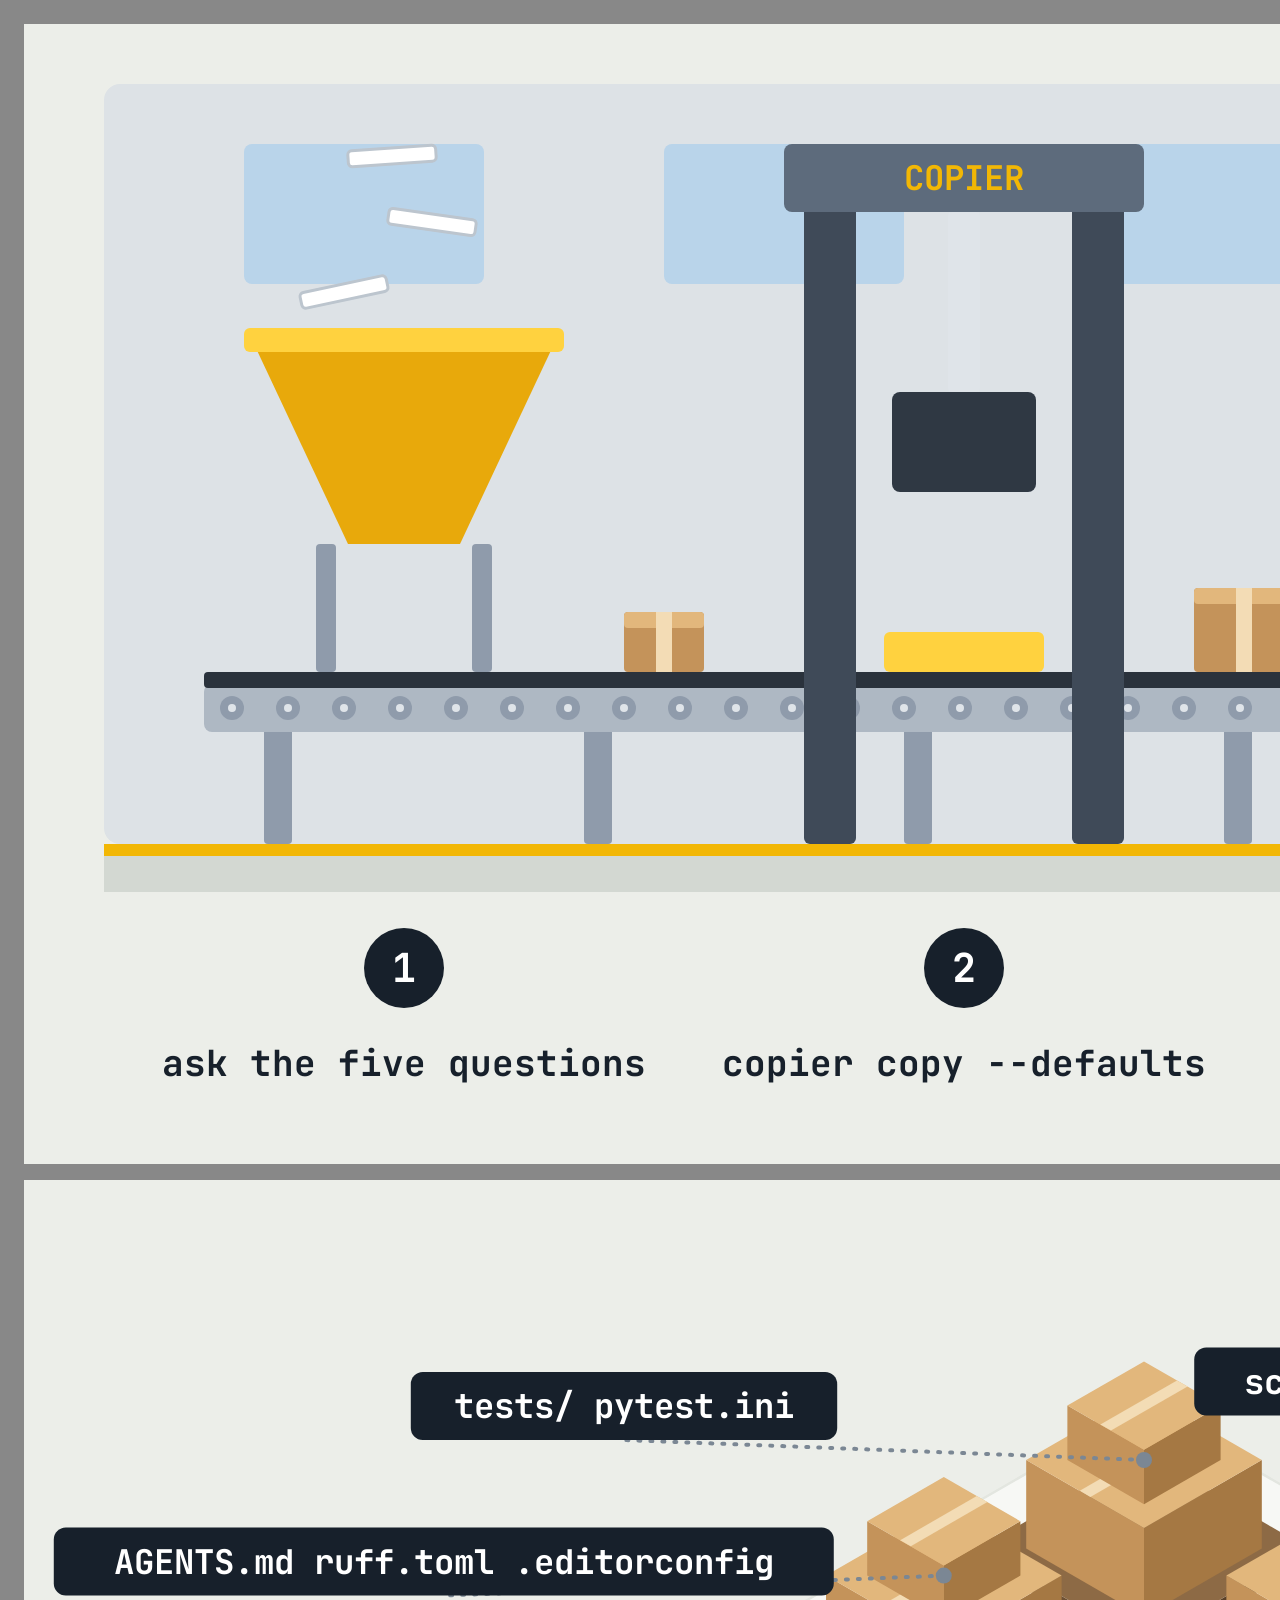
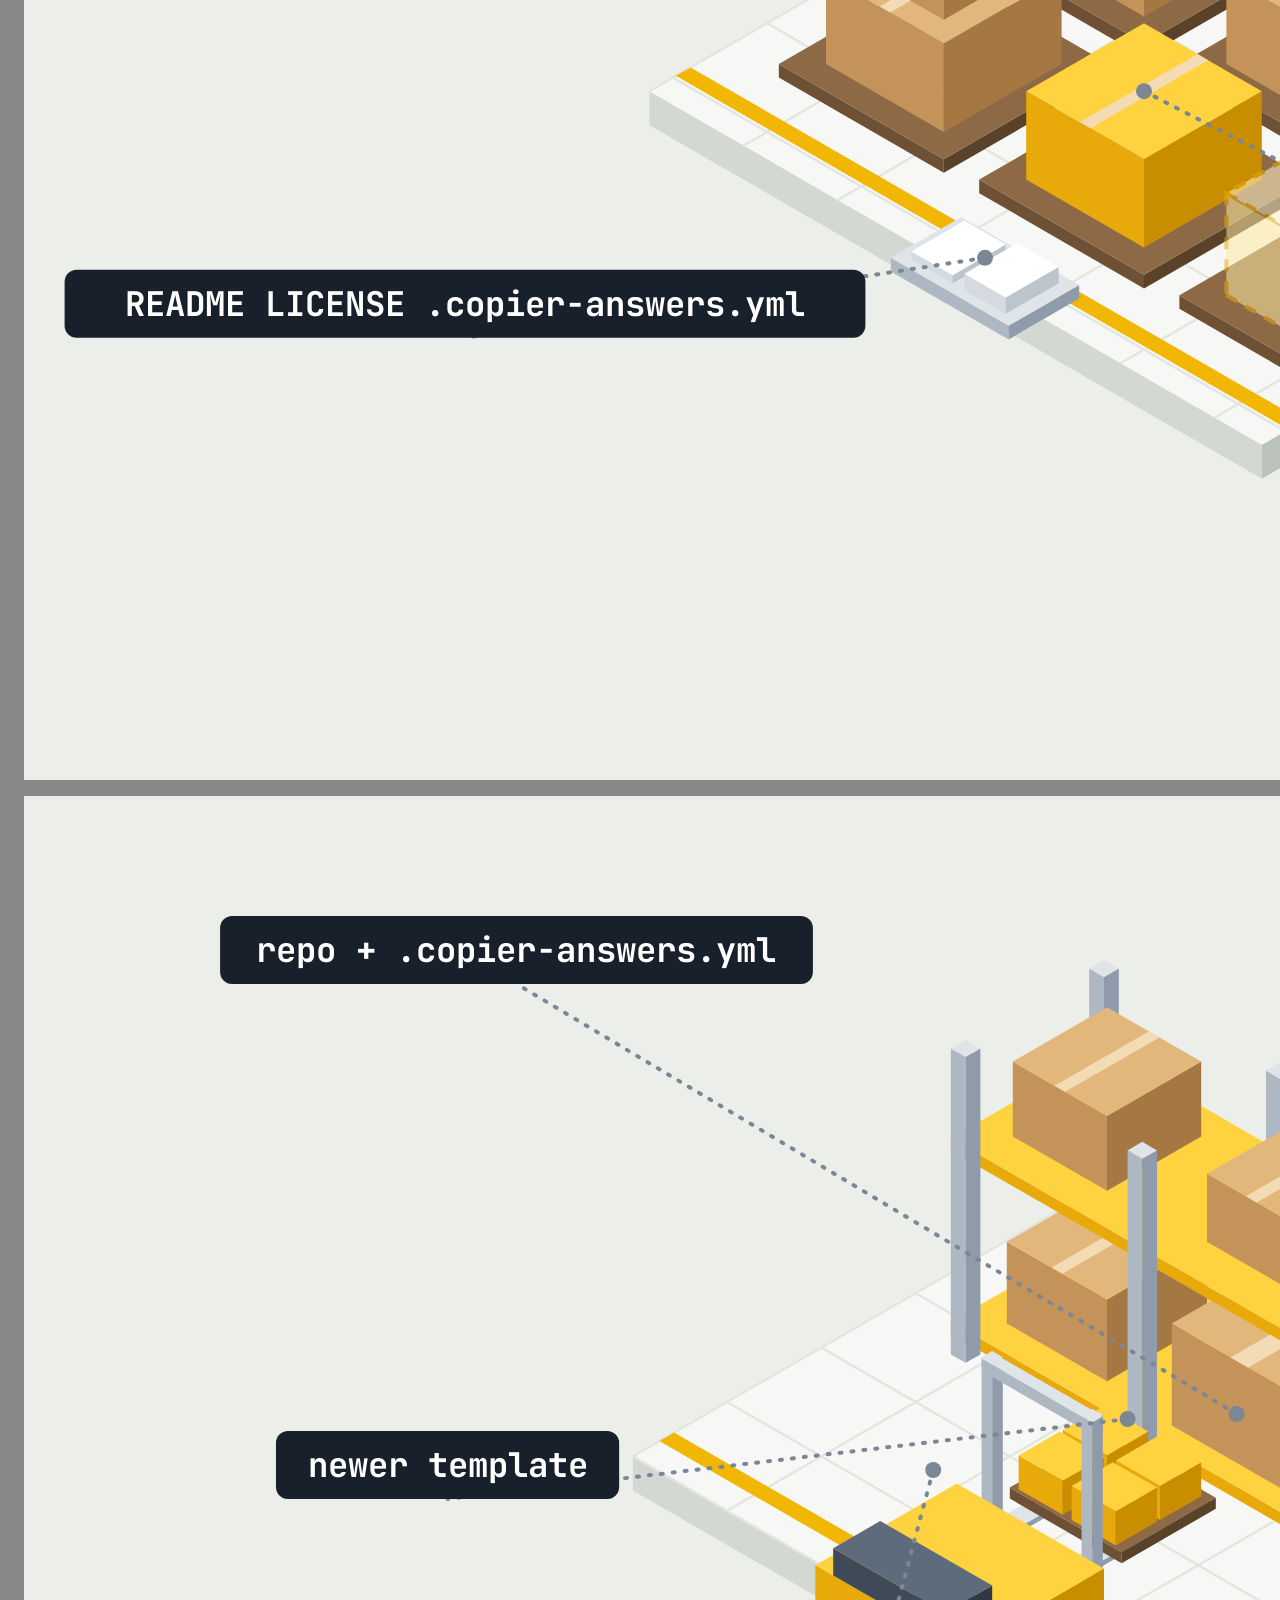
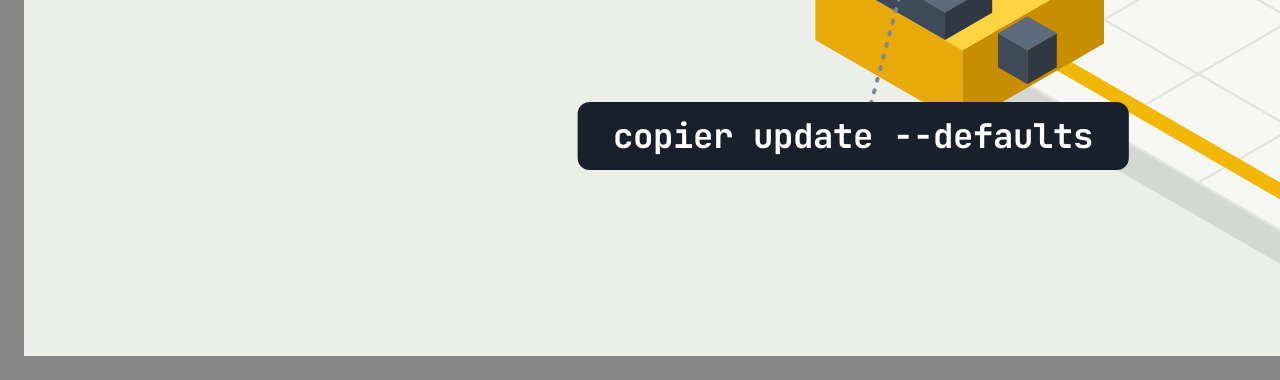
<file: assets/source/figures.html>
<!doctype html>
<html lang="en">
<head>
<meta charset="utf-8">
<title>figures</title>
<!-- Source of ../workflow.webp, ../contents.webp, ../update.webp and their -dark pairs. Render from the repository root with:
     uvx --from playwright --with pillow python -I <frontdoor-illustrate>/scripts/render.py assets/source/figures.html --root assets --out assets
     Signature note: same six lines as hero.html - isometric factory floor, Chakra Petch and JetBrains Mono, steel with safety yellow, pass green and cardboard, one scene per figure, no gradients or stock icons. -->
<link rel="stylesheet" href="https://fonts.googleapis.com/css2?family=Chakra+Petch:wght@500;700&family=JetBrains+Mono:wght@500;700&display=block">
<script src="shared.js"></script>
<script src="iso.js"></script>
<script src="figures.js"></script>
<link rel="stylesheet" href="shared.css">
</head>
<body>
<div class="sheet">
<div class="item" id="workflow" style="height:570px"><svg viewBox="0 0 1200 570" width="1200" height="570"></svg></div>
<div class="item" id="contents" style="height:600px"><svg viewBox="0 0 1200 600" width="1200" height="600"></svg></div>
<div class="item" id="update" style="height:580px"><svg viewBox="0 0 1200 580" width="1200" height="580"></svg></div>
</div>
<script>
drawWorkflow(document.querySelector("#workflow svg"));
drawContents(document.querySelector("#contents svg"));
drawUpdate(document.querySelector("#update svg"));
</script>
</body>
</html>
</file>
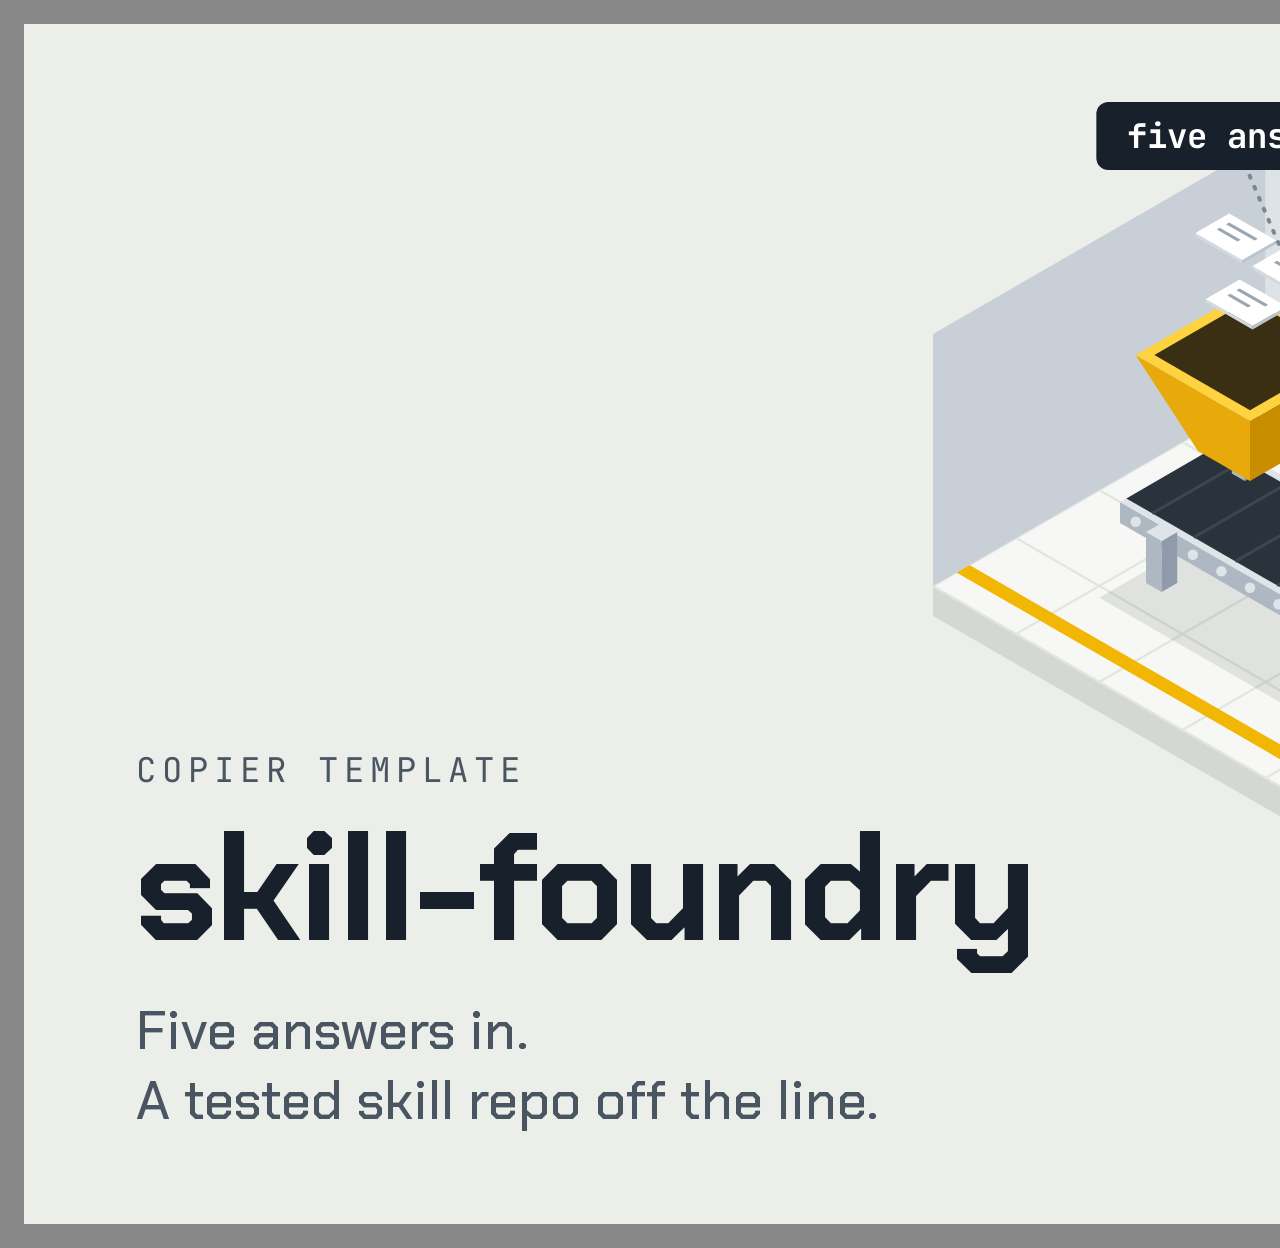
<file: assets/source/hero.html>
<!doctype html>
<html lang="en">
<head>
<meta charset="utf-8">
<title>hero</title>
<!-- Source of ../hero.webp and ../hero-dark.webp. Render from the repository root with:
     uvx --from playwright --with pillow python -I <frontdoor-illustrate>/scripts/render.py assets/source/hero.html --root assets --out assets
     Each .item is 1200 CSS px wide, so 2400 px in the image.
     Signature note:
       concept: a factory hall where copier is a production line; five answers go in, a tested skill repository rolls off on a pallet
       shape language: flat isometric blocks from iso.js, three tones per material, no outlines, soft floor shadows, dotted leader lines to chip signs
       typeface: Chakra Petch for display, JetBrains Mono for signs and labels
       palette logic: steel greys carry the plant, safety yellow marks input, pass green marks tests, cardboard marks the product; dark mode is the same hall at night
       presentation: one scene per figure on the same factory floor, stations named with the exact command or file, few words
       what it is not: no gradients, no blue-purple SaaS glow, no stock icons, no rounded card stacks -->
<link rel="stylesheet" href="https://fonts.googleapis.com/css2?family=Chakra+Petch:wght@500;700&family=JetBrains+Mono:wght@500;700&display=block">
<script src="shared.js"></script>
<script src="iso.js"></script>
<link rel="stylesheet" href="shared.css">
</head>
<body>
<div class="sheet">
<div class="item" id="hero" style="height:600px"><svg viewBox="0 0 1200 600" width="1200" height="600"></svg>
  <div class="title" style="top:auto;bottom:44px"><div class="kicker">COPIER TEMPLATE</div><div class="name">skill-foundry</div><div class="tag">Five answers in.<br>A tested skill repo off the line.</div></div></div>
</div>
<script>
drawLine(document.querySelector("#hero svg"), { s: 30, ox: 600, oy: 245, slab: true, wall: true });
</script>
</body>
</html>
</file>
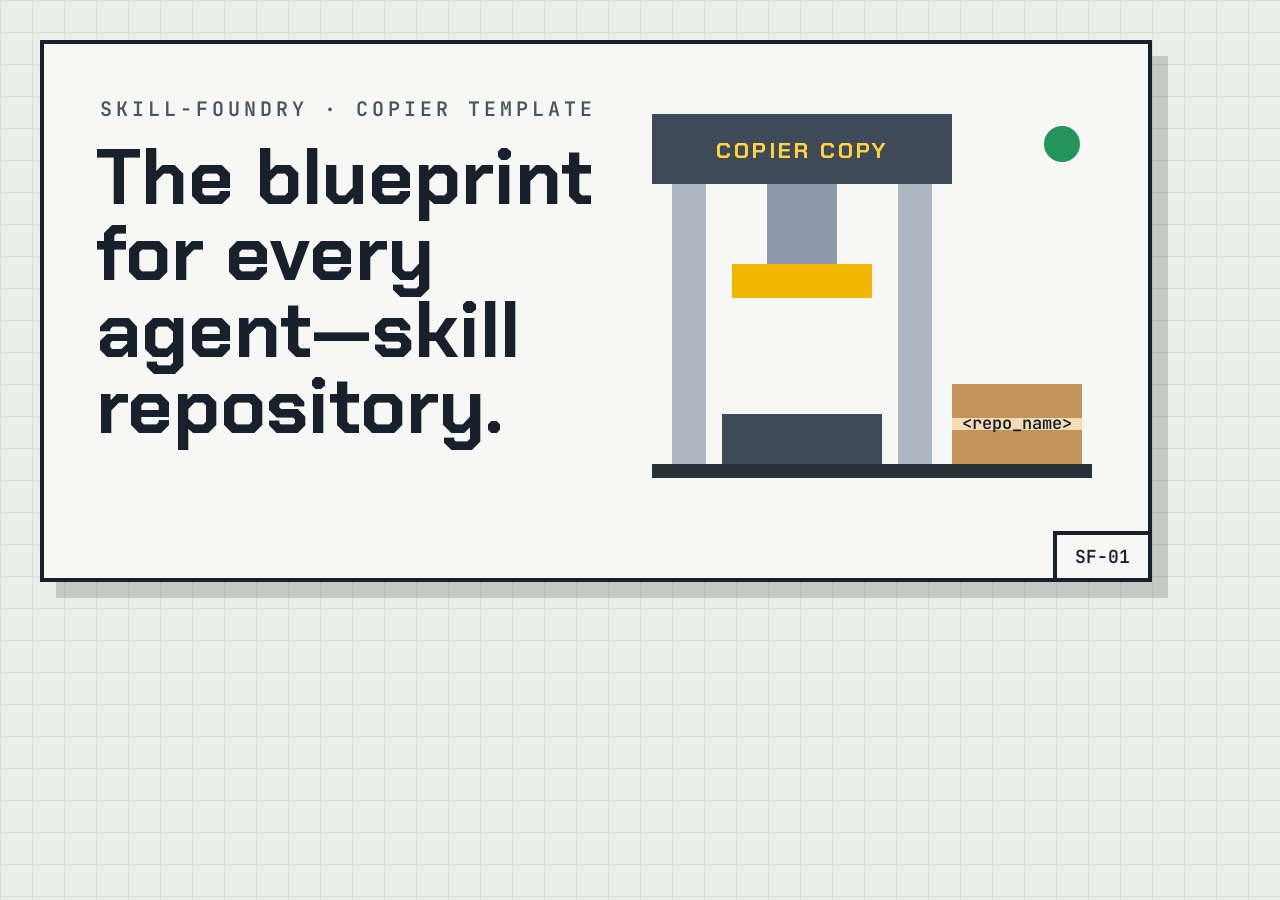
<file: assets/source/og.html>
<!doctype html>
<!--
Social preview for index.html, 1200x630.
Render: uvx --from playwright python -I <frontdoor-landing>/scripts/shoot.py og assets/source/og.html --root assets --out assets/og.png
Signature: blueprint sheet on a grid, steel press labelled copier copy, Chakra Petch title, JetBrains Mono label, safety yellow die, pass green lamp.
-->
<html lang="en"><head><meta charset="utf-8"><title>skill-foundry social preview</title>
<link rel="stylesheet" href="https://fonts.googleapis.com/css2?family=Chakra+Petch:wght@700&family=JetBrains+Mono:wght@600&display=swap">
<style>
html,body{margin:0;width:1200px;height:630px;overflow:hidden}
body{background:#eceee9;background-image:linear-gradient(#d9ddd7 1px,transparent 1px),linear-gradient(90deg,#d9ddd7 1px,transparent 1px);background-size:32px 32px;font-family:"Chakra Petch";color:#17202b}
.s{position:absolute;left:40px;top:40px;width:1104px;height:534px;border:4px solid #17202b;background:#f7f8f5;box-shadow:16px 16px 0 rgba(23,32,43,.18)}
.k{position:absolute;left:56px;top:52px;font:600 20px "JetBrains Mono";letter-spacing:4px;color:#4a5562}
h1{position:absolute;left:52px;top:96px;width:620px;margin:0;font-size:78px;line-height:.98}
.tb{position:absolute;right:0;bottom:0;border-left:4px solid #17202b;border-top:4px solid #17202b;padding:10px 18px;font:600 18px "JetBrains Mono"}
svg{position:absolute;right:56px;top:70px}
.tw{font:700 22px "Chakra Petch";fill:#ffd23f;letter-spacing:3px}.pt{font:600 17px "JetBrains Mono";fill:#17202b}
</style></head><body><div class="s"><div class="k">SKILL-FOUNDRY &middot; COPIER TEMPLATE</div>
<h1>The blueprint for every agent&#8209;skill repository.</h1>
<svg width="440" height="400" viewBox="0 0 440 400"><rect x="20" y="30" width="34" height="320" fill="#aeb8c3"/><rect x="246" y="30" width="34" height="320" fill="#aeb8c3"/><rect x="0" y="0" width="300" height="70" fill="#3f4a58"/><text x="150" y="44" text-anchor="middle" class="tw">COPIER COPY</text><rect x="115" y="70" width="70" height="80" fill="#8f9bab"/><rect x="80" y="150" width="140" height="34" fill="#f2b705"/><rect x="70" y="300" width="160" height="50" fill="#3f4a58"/><rect x="0" y="350" width="440" height="14" fill="#2a323c"/><rect x="300" y="270" width="130" height="80" fill="#c4935a"/><rect x="300" y="304" width="130" height="12" fill="#f3dcb5"/><text x="365" y="315" text-anchor="middle" class="pt">&lt;repo_name&gt;</text><circle cx="410" cy="30" r="18" fill="#24935c"/></svg>
<div class="tb">SF-01</div></div></body></html>
</file>
<file: assets/source/shared.css>
* { box-sizing: border-box; }
html, body { margin: 0; padding: 0; background: #888; }
.sheet { width: max-content; padding: 24px; display: flex; flex-direction: column; gap: 16px; }
.item { zoom: 2; position: relative; overflow: hidden; width: 1200px; background: var(--paper); color: var(--ink); font-family: "Chakra Petch", sans-serif; }
.item svg { position: absolute; inset: 0; }
.mono { font-family: "JetBrains Mono", monospace; }

:root {
  --paper:#eceee9; --ink:#17202b; --muted:#4a5562; --cardline:#c5cbd0; --lead:#7b8794;
  --steel-t:#dfe4e9; --steel-l:#aeb8c3; --steel-r:#8f9bab;
  --press-t:#5d6b7c; --press-l:#3f4a58; --press-r:#2f3843; --plate:#f2b705;
  --yellow-t:#ffd23f; --yellow-l:#e8a90b; --yellow-r:#c98d00;
  --gate-t:#3fbf7f; --gate-l:#24935c; --gate-r:#1a7448; --badge-ink:#ffffff;
  --card-t:#ffffff; --card-l:#d4dae0; --card-r:#bcc5ce; --card-line:#9aa6b2;
  --crate-t:#e2b77c; --crate-l:#c4935a; --crate-r:#a57843; --tape:#f3dcb5;
  --repo-t:#e2b77c; --repo-l:#c4935a; --repo-r:#a57843; --label:#ffffff; --label-ink:#17202b;
  --pallet-t:#8d6a45; --pallet-l:#6e5134; --pallet-r:#5a4129;
  --belt:#2a323c; --belt-line:#3c4652; --hole:#3a2f12; --shadow:rgba(23,32,43,.10);
  --slab-t:#f7f8f5; --slab-l:#d3d8d2; --slab-r:#bcc3bb; --grid:#e3e6e0; --stripe:#f2b705;
  --wall-l:#dde2e6; --wall-r:#c8cfd6; --window:#b9d4ea;
  --sign:#17202b; --sign-ink:#ffffff; --sign-ok:#1a7448; --sign-opt:#8a5a00;
  --ghost-t:#fff4cc; --ghost-l:#ffe9a3; --ghost-r:#ffdf80;
}
html[data-theme="dark"] {
  --paper:#11161c; --ink:#e9eef3; --muted:#a2adb9; --cardline:#29323c; --lead:#6b7886;
  --steel-t:#56626f; --steel-l:#3a444f; --steel-r:#2c343d;
  --press-t:#4d5b6b; --press-l:#36414e; --press-r:#56636f; --plate:#ffc933;
  --yellow-t:#ffcf33; --yellow-l:#d99a00; --yellow-r:#b07d00;
  --gate-t:#4fd18f; --gate-l:#2aa266; --gate-r:#1d7d4e; --badge-ink:#0d1a12;
  --card-t:#e8edf2; --card-l:#b5bfc9; --card-r:#98a4b0; --card-line:#7a8794;
  --crate-t:#c99a5e; --crate-l:#a47643; --crate-r:#855d33; --tape:#e2c393;
  --repo-t:#c99a5e; --repo-l:#a47643; --repo-r:#855d33; --label:#f4f1ea; --label-ink:#11161c;
  --pallet-t:#6e5134; --pallet-l:#553e27; --pallet-r:#45321f;
  --belt:#0a0e12; --belt-line:#1c232b; --hole:#1c1606; --shadow:rgba(0,0,0,.35);
  --slab-t:#1b232c; --slab-l:#141a21; --slab-r:#0f141a; --grid:#232c36; --stripe:#d9a400;
  --wall-l:#18202a; --wall-r:#141b23; --window:#3d5d78;
  --sign:#e9eef3; --sign-ink:#11161c; --sign-ok:#4fd18f; --sign-opt:#ffcf33;
  --ghost-t:#3d3418; --ghost-l:#2e2712; --ghost-r:#241e0d;
}
rect.sign { fill: var(--sign); } .sign-t { fill: var(--sign-ink); }
rect.ok { fill: var(--sign-ok); } rect.opt { fill: var(--sign-opt); } .ok-t, .opt-t { fill: var(--sign-ink); }
.title { position: absolute; left: 56px; top: 64px; width: 470px; }
.kicker { font-family: "JetBrains Mono"; font-size: 17px; letter-spacing: 3px; color: var(--muted); }
.name { font-size: 76px; font-weight: 700; line-height: 1; margin-top: 10px; letter-spacing: -1px; }
.tag { font-size: 27px; font-weight: 500; color: var(--muted); margin-top: 16px; line-height: 1.3; }
.item text, .item div { font-variant-ligatures: none; font-feature-settings: "calt" 0; }
circle.numc { fill: var(--sign); }
</file>
